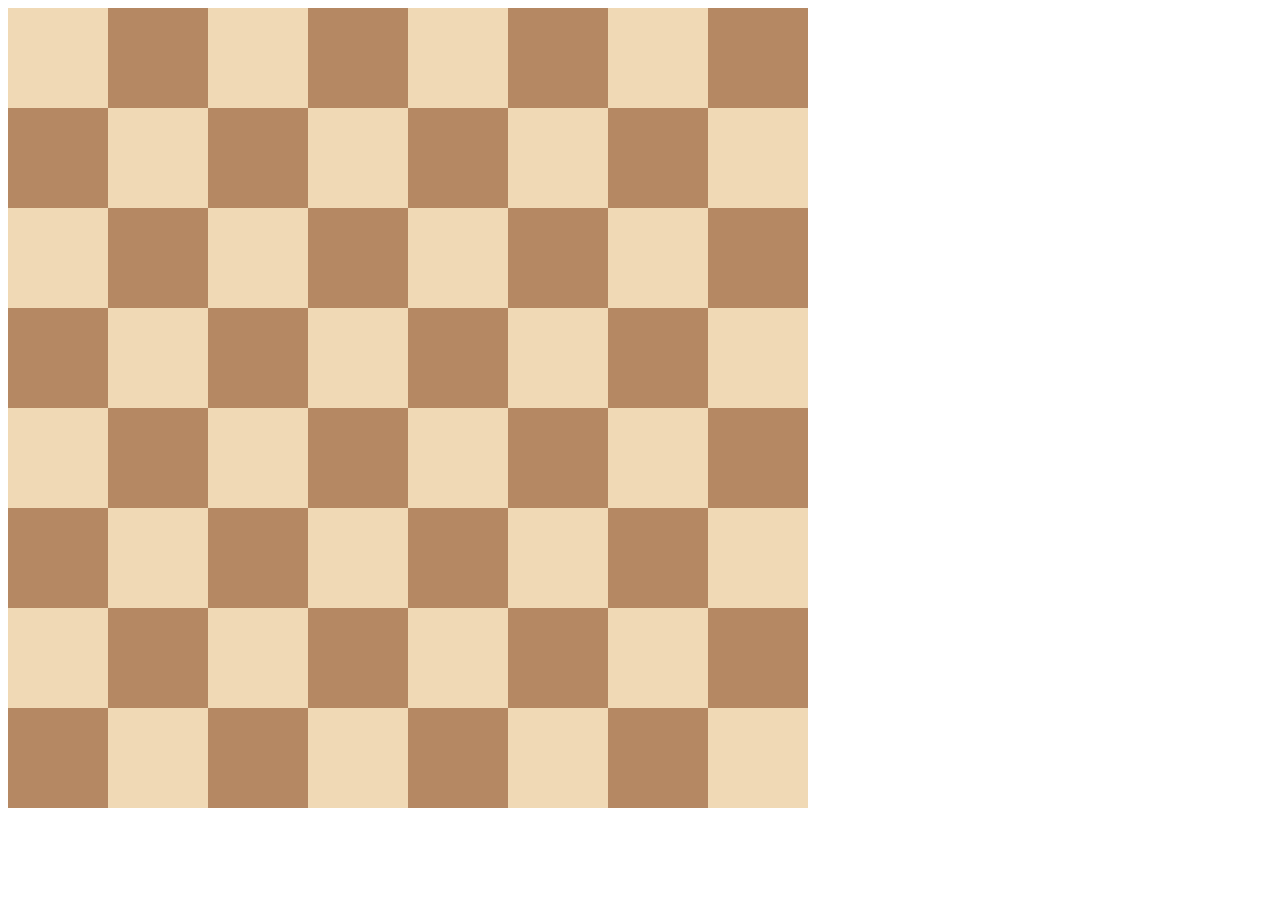
<file: Coding Exercises/10.1 Display Grid/index.html>
<!DOCTYPE html>
<html>

<head>
  <title>Chessboard</title>
  <style>
    /* Write your code here */
    /* Each square should be 100px by 100px */
    /* My colours for white: #f0d9b5, black: #b58863 */
    .white{
      width: 100px;
      height: 100px;
      background-color: #f0d9b5;
    }
    .black{
      width: 100px;
      height: 100px;
      background-color: #b58863;
    }
    .container{
      width: 800px;
      display: grid;
      grid-template-columns: 1fr 1fr 1fr 1fr 1fr 1fr 1fr 1fr;
      grid-template-rows: 1fr 1fr 1fr 1fr 1fr 1fr 1fr 1fr;
    }
  </style>
</head>

<body>
  <div class="container">
    <div class="white"></div>
    <div class="black"></div>
    <div class="white"></div>
    <div class="black"></div>
    <div class="white"></div>
    <div class="black"></div>
    <div class="white"></div>
    <div class="black"></div>
    <div class="black"></div>
    <div class="white"></div>
    <div class="black"></div>
    <div class="white"></div>
    <div class="black"></div>
    <div class="white"></div>
    <div class="black"></div>
    <div class="white"></div>
    <div class="white"></div>
    <div class="black"></div>
    <div class="white"></div>
    <div class="black"></div>
    <div class="white"></div>
    <div class="black"></div>
    <div class="white"></div>
    <div class="black"></div>
    <div class="black"></div>
    <div class="white"></div>
    <div class="black"></div>
    <div class="white"></div>
    <div class="black"></div>
    <div class="white"></div>
    <div class="black"></div>
    <div class="white"></div>
    <div class="white"></div>
    <div class="black"></div>
    <div class="white"></div>
    <div class="black"></div>
    <div class="white"></div>
    <div class="black"></div>
    <div class="white"></div>
    <div class="black"></div>
    <div class="black"></div>
    <div class="white"></div>
    <div class="black"></div>
    <div class="white"></div>
    <div class="black"></div>
    <div class="white"></div>
    <div class="black"></div>
    <div class="white"></div>
    <div class="white"></div>
    <div class="black"></div>
    <div class="white"></div>
    <div class="black"></div>
    <div class="white"></div>
    <div class="black"></div>
    <div class="white"></div>
    <div class="black"></div>
    <div class="black"></div>
    <div class="white"></div>
    <div class="black"></div>
    <div class="white"></div>
    <div class="black"></div>
    <div class="white"></div>
    <div class="black"></div>
    <div class="white"></div>
  </div>
</body>

</html>
</file>
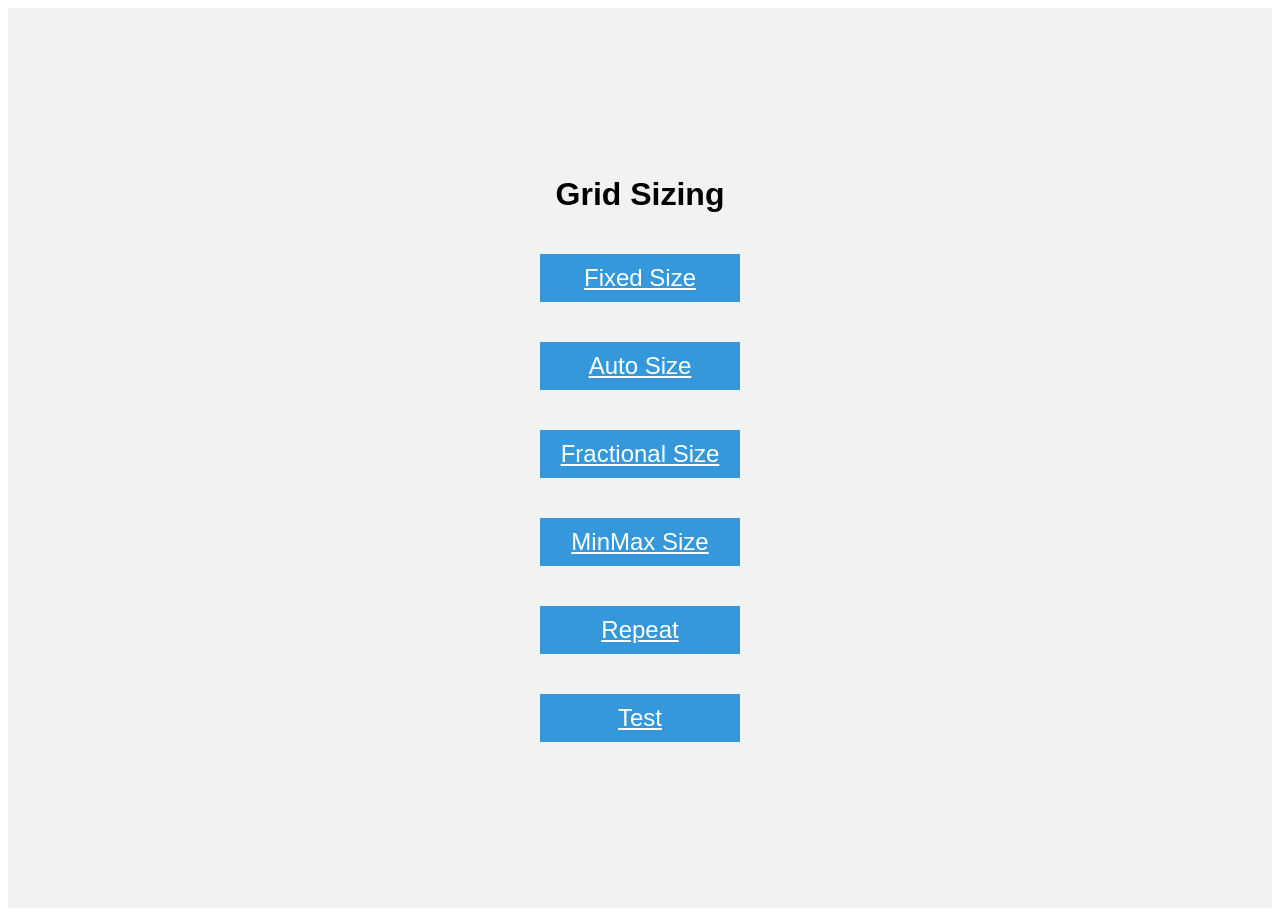
<file: Coding Exercises/10.2 Grid Sizing/index.html>
<!DOCTYPE html>
<html lang="en">

<head>
  <meta charset="UTF-8">
  <meta name="google" content="notranslate">
  <meta name="viewport" content="width=device-width, initial-scale=1.0">
  <title>Grid Fundamentals</title>
  <style>
    body {
      font-family: sans-serif;
    }

    .container {
      display: flex;
      justify-content: center;
      align-items: center;
      flex-direction: column;
      height: 100vh;
      background-color: #f2f2f2;
    }

    .item {
      width: 200px;
      margin: 20px;
      background-color: #3498db;
      color: #fff;
      text-align: center;
      line-height: 2;
      font-size: 24px;
    }
  </style>
</head>

<body>
  <div class="container">
    <h1>Grid Sizing</h1>
    <a class="item" href="./fixed-size.html">Fixed Size</a>
    <a class="item" href="./auto-size.html">Auto Size</a>
    <a class="item" href="./fractional-size.html">Fractional Size</a>
    <a class="item" href="./minmax-size.html">MinMax Size</a>
    <a class="item" href="./repeat.html">Repeat</a>
    <a class="item" href="./test.html">Test</a>


  </div>
</body>

</html>
</file>
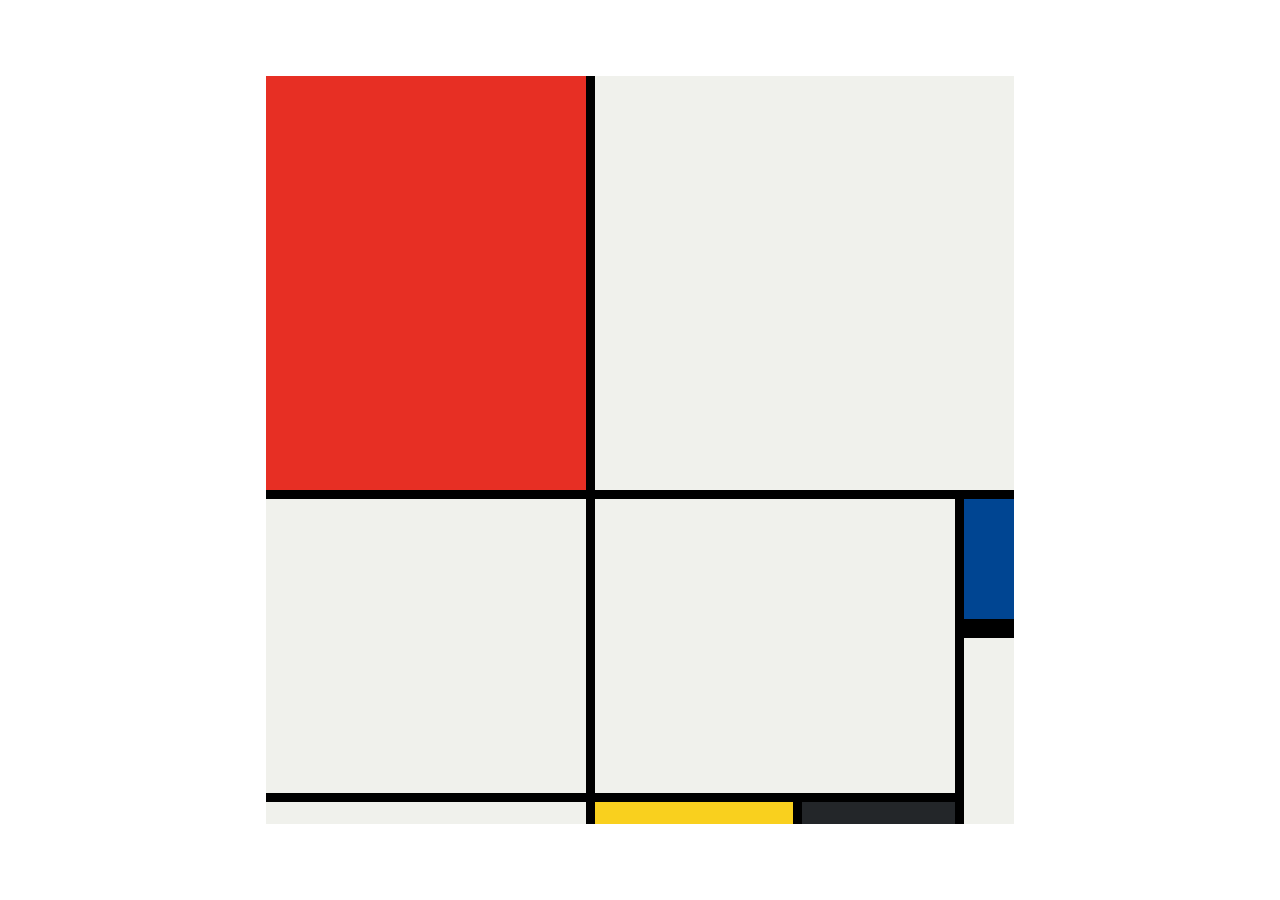
<file: Coding Exercises/10.4 Mondrian Project/index.html>
<!DOCTYPE html>
<html lang="en">

<head>
  <meta charset="UTF-8">
  <meta name="viewport" content="width=device-width, initial-scale=1.0">
  <title>Mondrian Project</title>
  <style>
    /* 
    Write your CSS here 
    Gap Colour: #000
    White: #F0F1EC
    Red: #E72F24
    Black: #232629
    Blue: #004592
    Yellow: #F9D01E

    For dimensions, see dimensions.png image.
    HINT: Remember you can't change the properties of grid lines.
    But grid lines are transparent!
    */
    body {
      display: flex;
      justify-content: center;
      align-items: center;
      height: 100vh;
      margin: 0;
      padding: 0;
    }

    .container {
      height: 748px;
      width: 748px;
      display: grid;
      background-color: #000;
      grid-template-columns: 320px 198px 153px 50px;
      grid-template-rows: 414px 130px 155px 22px;
      gap: 9px;
    }
    .item {
      background-color: #F0F1EC;
    }

    .red {
      background-color: #E72F24;
    }

    .white1 {
      grid-column: span 3;
    }

    .white2 {
      grid-row: span 2;
    }

    .white3 {
      grid-area: 2 / 2 / 4 /4
    }

    .blue {
      background-color: #004592;
      border-bottom: 10px solid #000;
    }

    .white4 {
      grid-row: span 2;
    }

    .yellow {
      background-color: #F9D01E;
    }

    .black {
      background-color: #232629;
    }
  </style>
</head>

<body>
  <div class="container">
    <div class="item red"></div>
    <div class="item white1"></div>
    <div class="item white2"></div>
    <div class="item white3"></div>

    <div class="item blue"></div>
    <div class="item white4"></div>

    <div class="item"></div>
    <div class="item yellow"></div>
    <div class="item black"></div>
  </div>
</body>
</body>

</html>
</file>
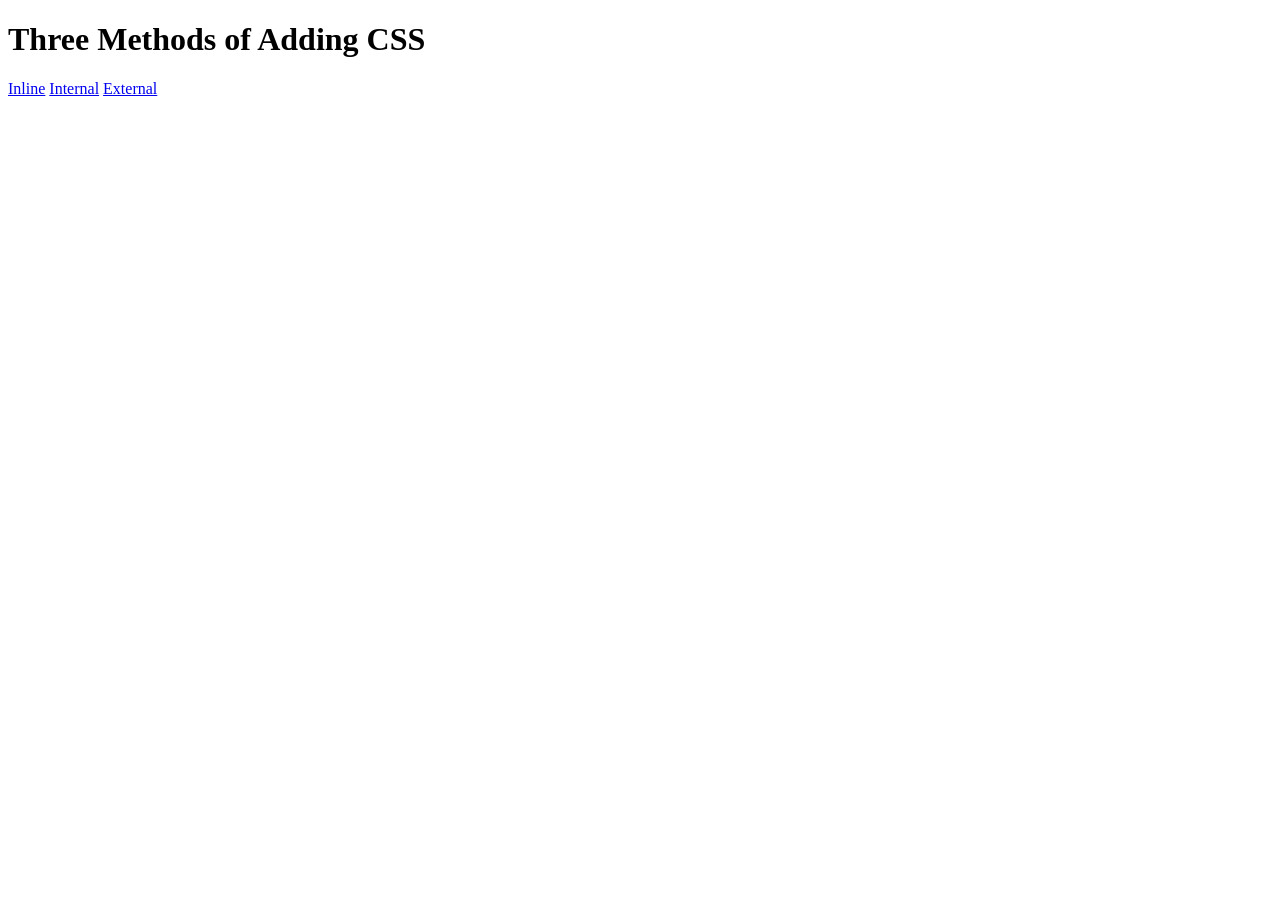
<file: Coding Exercises/5.1. Adding CSS/index.html>
<!DOCTYPE html>
<html lang="en">

<head>
  <meta charset="UTF-8">
  <title>Adding CSS</title>
</head>

<body>
  <h1>Three Methods of Adding CSS</h1>
  <a href="./inline.html" target="_blank">Inline</a>
  <a href="./internal.html" target="_blank">Internal</a>
  <a href="./external.html" target="_blank">External</a>
  <!-- Create 3 Links to The 3 Webpages: inline, internal and external -->
</body>

</html>
</file>
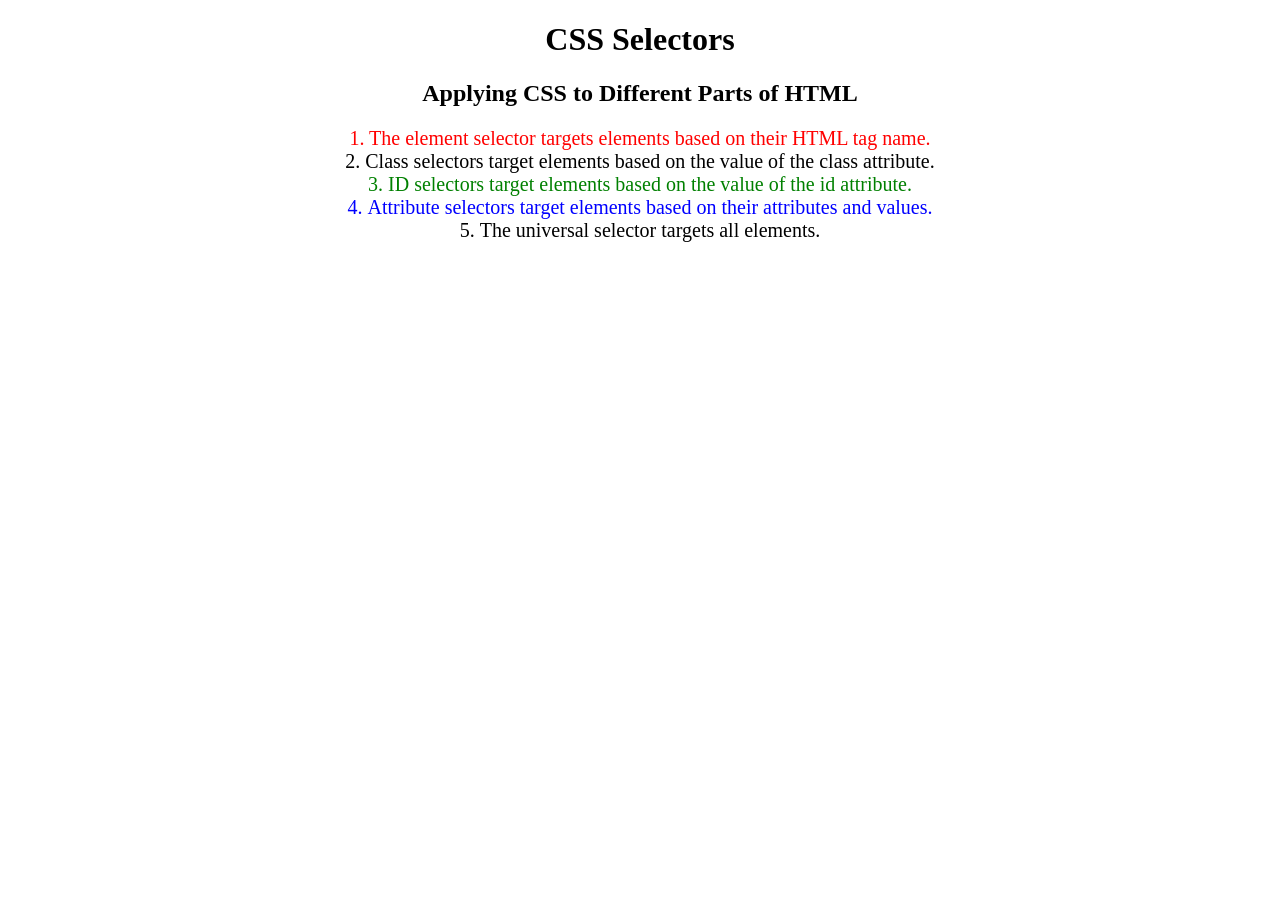
<file: Coding Exercises/5.2 CSS Selectors/index.html>
<!DOCTYPE html>
<html lang="en">

<head>
  <meta charset="UTF-8">
  <title>CSS Selectors</title>
  <link rel="stylesheet" href="./style.css" />
</head>

<body>
  <h1>CSS Selectors</h1>
  <h2>Applying CSS to Different Parts of HTML</h2>
  <!-- TODO 1: Set the CSS for all paragraph tags to "color: red" -->
  <p class="note">1. The element selector targets elements based on their HTML tag name.</p>

  <ol>
    <!-- TODO 2: Set the CSS for all elements with a class of "note" to "font-size: 20px" -->
    <li class="note" value="2">Class selectors target elements based on the value of the class attribute.</li>

    <!-- TODO 3: Set the CSS for the element with an id of "id-selector-demo" to "color: green" -->
    <li class="note" id="id-selector-demo" value="3">ID selectors target elements based on the value of the id
      attribute.</li>

    <!-- TODO 4: Set the CSS for the li elements that have the "value" attribute set to "4" to have "color: blue" -->
    <li class="note" value="4">Attribute selectors target elements based on their attributes and values.</li>

    <!-- TODO 5: Set all elements to have "text-align: center" -->
    <li class="note" value="5">The universal selector targets all elements.</li>
  </ol>
</body>

</html>
</file>
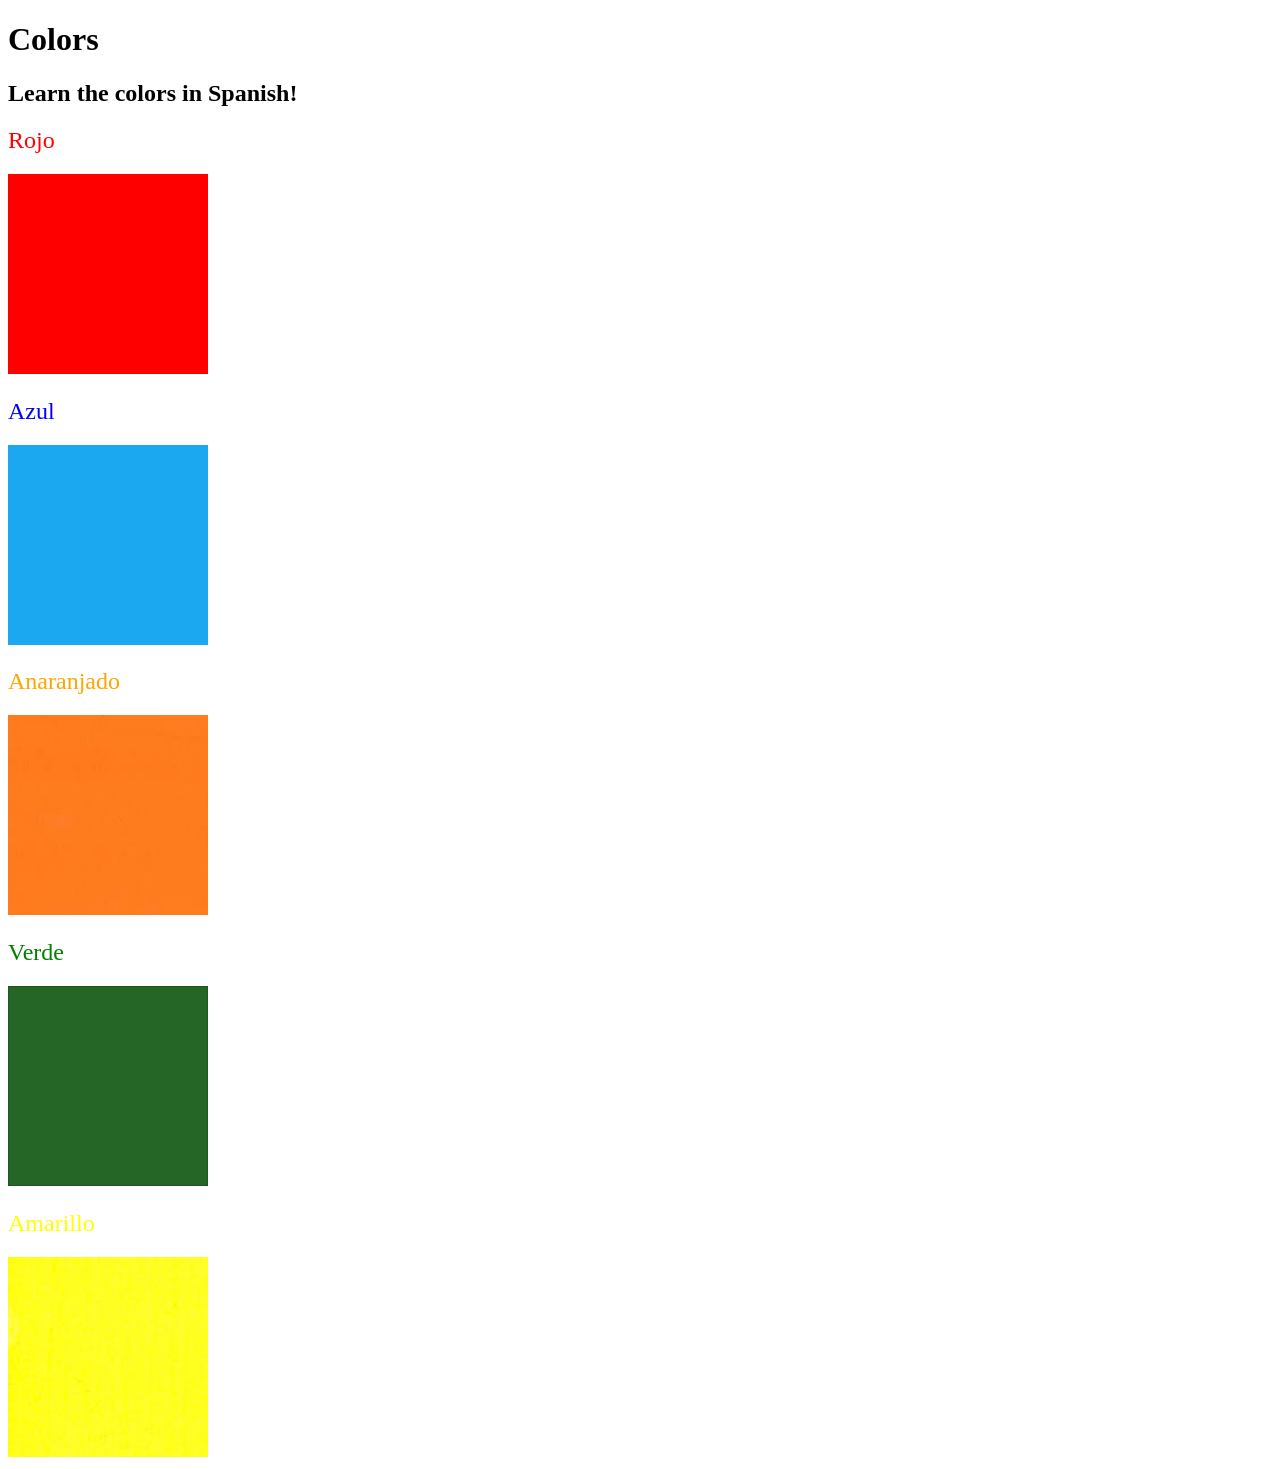
<file: Coding Exercises/5.3 Color Vocab Project/index.html>
<!DOCTYPE html>
<html lang="en">
  <head>
    <meta charset="UTF-8" />
    <title>Spanish Vocabulary</title>
    <link rel="stylesheet" href="./style.css" />
  </head>

  <body>
    <h1>Colors</h1>
    <h2>Learn the colors in Spanish!</h2>
    <h2 class="color-title" id="red">Rojo</h2>
    <img src="./assets/images/red.png" alt="red" />

    <h2 class="color-title" id="blue">Azul</h2>
    <img src="./assets/images/blue.png" alt="blue" />

    <h2 class="color-title" id="orange">Anaranjado</h2>
    <img src="./assets/images/orange.png" alt="orange" />

    <h2 class="color-title" id="green">Verde</h2>
    <img src="./assets/images/green.png" alt="green" />

    <h2 class="color-title" id="yellow">Amarillo</h2>
    <img src="./assets/images/yellow.png" alt="yellow" />
  </body>
</html>

<!-- 
TODOs
IMPORTANT: You should not need to make ANY CHANGES to index.html
All code should be written in your CSS file.

1. Create a CSS file and incorporate it as an external stylesheet.
2. Use CSS to style each of the color titles to meaning. 
Hint: Use the id to help if you don't know the words in spanish.
3. Use CSS to change all the color titles to have "font-weight: normal;"
4. Use CSS (not HTML) to make all the images 200px heigh and 200px wide. 
Hint: 
https://developer.mozilla.org/en-US/docs/Web/CSS/height
https://developer.mozilla.org/en-US/docs/Web/CSS/width
-->
</file>
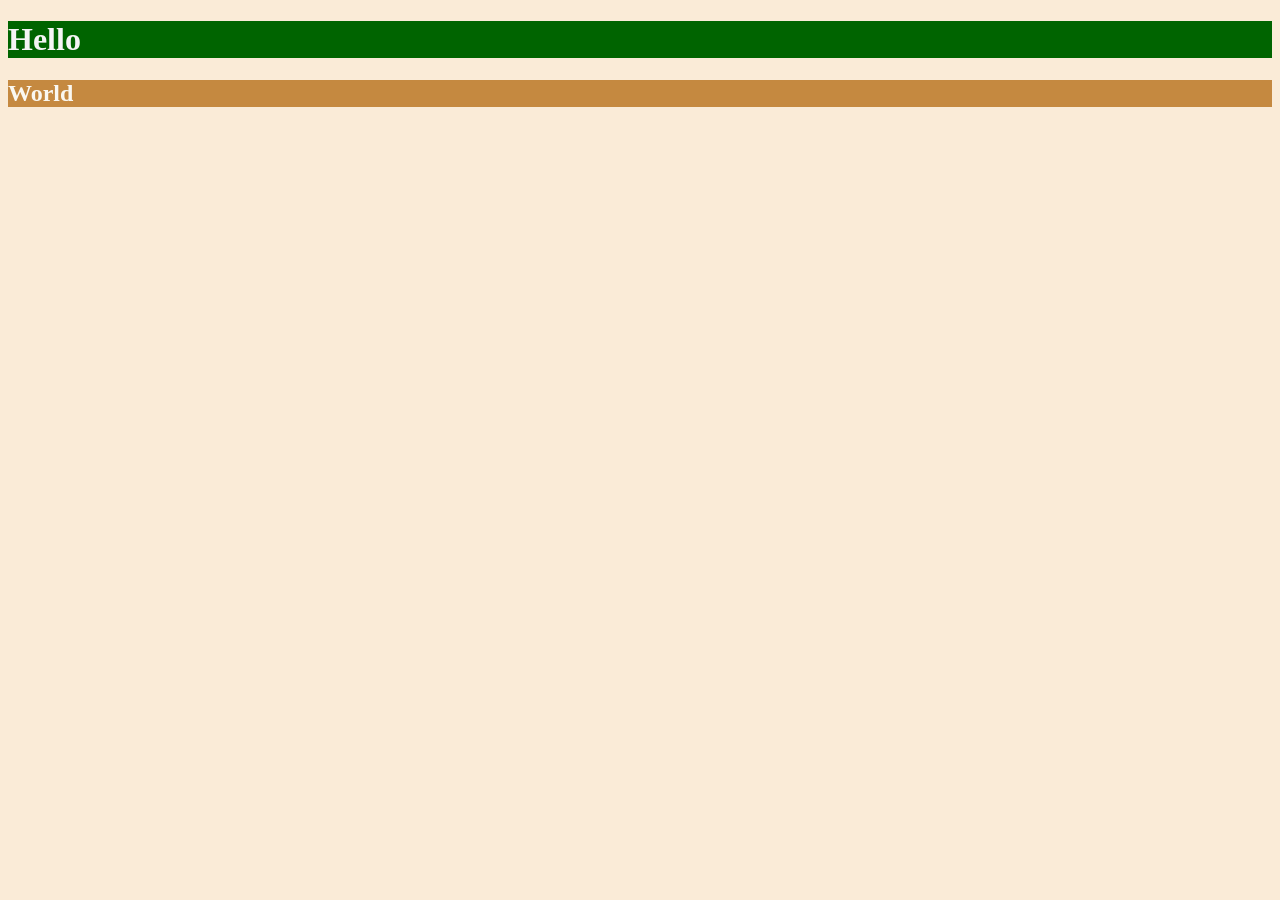
<file: Coding Exercises/6.1 CSS Colors/index.html>
<!DOCTYPE html>
<html lang="en">

<head>
  <meta charset="UTF-8">
  <title>Colors</title>
  <style>
    body{
      background-color: antiquewhite ;
    }
    h1{
      color: whitesmoke;
      background-color: darkgreen;
    }
    h2{
      color: #FAF8F1;
      background-color: #C58940;
    }
  /* Write your CSS code here. */
    /* 1. Make the background of the webpage "antiquewhite"
    2. Make the h1 "whitesmoke"
    3. Make the background of the h1 "darkseagreen"
    4. Make the h2 #FAF8F1
    5. Make the background of the h2 "#C58940" */
  </style>
</head>

<body>
  <h1>Hello</h1>
  <h2>World</h2>
</body>

</html>
</file>
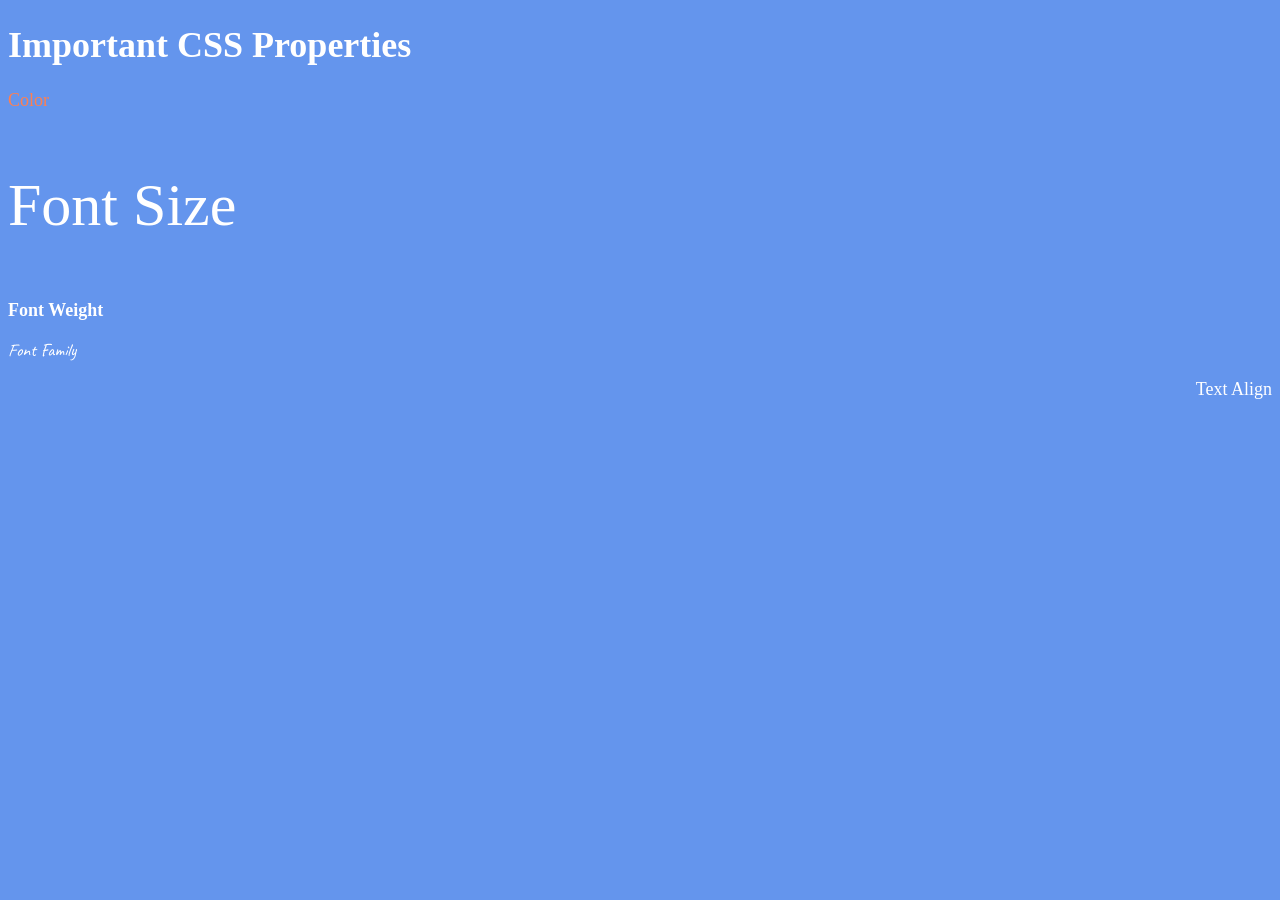
<file: Coding Exercises/6.2 Font Properties/index.html>
<!DOCTYPE html>
<html lang="en">

<head>
  <meta charset="UTF-8">
  <title>CSS Properties</title>
  <style>
    body {
      background-color: cornflowerblue;
      color: white;
      font-size: 18px;
    }

    /* Don't change the CSS above, add Your CSS below */
    #Color{
      color:coral;
    }
    #font-size{
      font-size: 2rem;
    }
    #font-weight{
      font-weight: 900;
    }
    html{
      font-size: 30px;
    }
    #text-align{
      text-align: right;
    }
    #font-family{
      font-family: "Caveat", cursive;
    }
    
  </style>
  <link rel="preconnect" href="https://fonts.googleapis.com">
  <link rel="preconnect" href="https://fonts.gstatic.com" crossorigin>
  <link href="https://fonts.googleapis.com/css2?family=Caveat:wght@400..700&display=swap" rel="stylesheet">
</head>

<body>
  <h1>Important CSS Properties</h1>
  <p id="Color">Color</p>
  <p id="font-size">Font Size</p>
  <p id="font-weight">Font Weight</p>
  <p id="font-family">Font Family</p>
  <p id="text-align">Text Align</p>

  <!-- TODOs
  1. Change the color of <p>Color</p> to "coral" color.
  2. Change the font size of <p>Font Size</p> to 2X the size of the root font size.
  3. Change the font weight of <p>Font Weight</p> to 900.
  4. Change the font family of <p>Font Family</p> to the Google font Caveat with regular (400) font weight.
  Link: https://fonts.google.com/specimen/Caveat
  5. Change the <p>Text Align</p> to right align.
  6. Change the the root (html element) font size to 30px -->
</body>

</html>
</file>
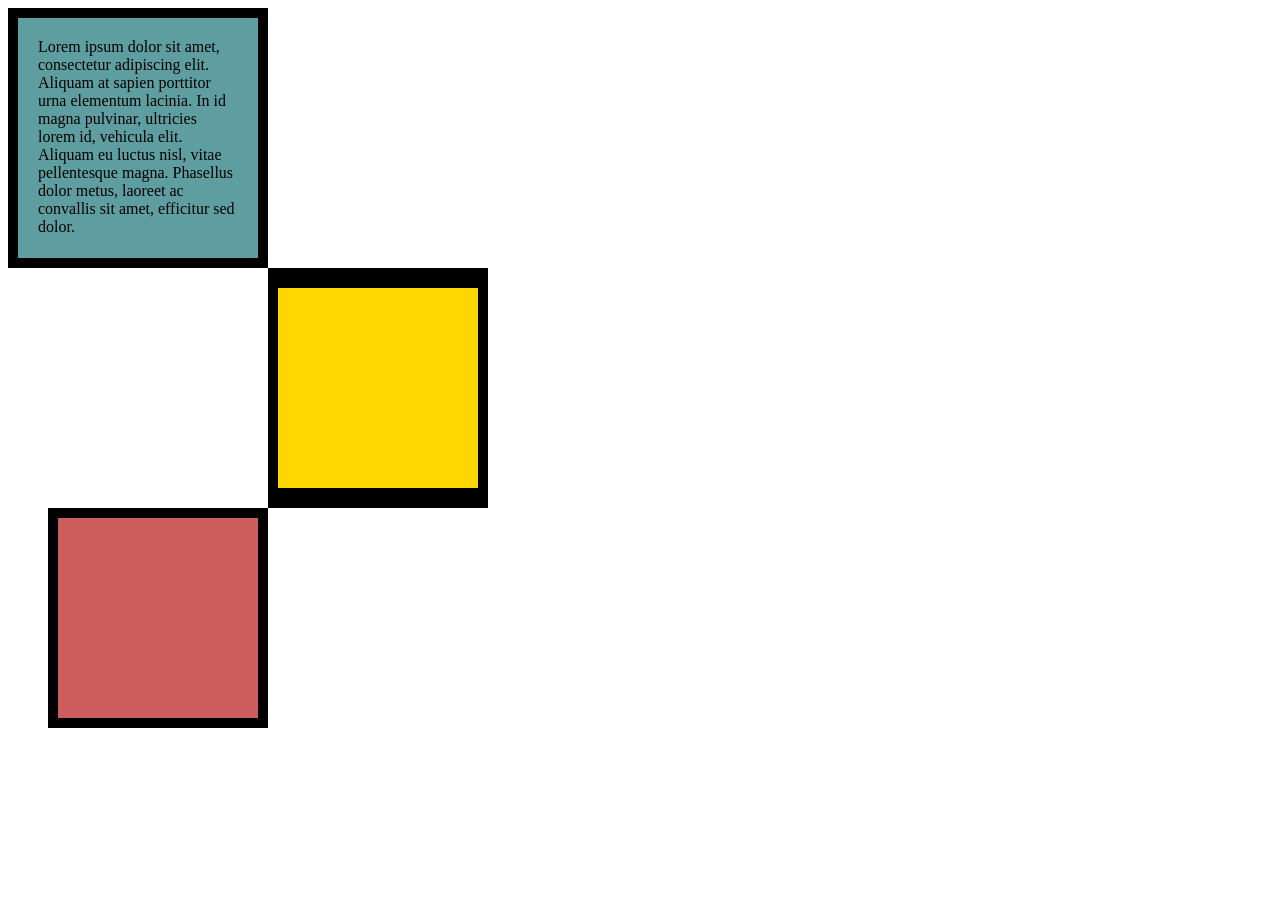
<file: Coding Exercises/6.3 CSS Box Model/index.html>
<!DOCTYPE html>
<html lang="en">

<head>
  <meta charset="UTF-8">
  <title>CSS Box Model</title>
  <style>
    /* Write your CSS code here */
    div{
      height: 200px;
      width: 200px;
    }
    p{
      margin: 0px;
    }

    #box1{
      background-color: cadetblue;
      border: 10px solid black;
      padding: 20px;
    }
    #box2{
      background-color: gold;
      border: solid black;
      border-width: 20px 10px;
      margin-left: 260px;
    }
    #box3{
      background-color: indianred;
      border: solid black;
      border-width: 10px;
      margin-left: 40px;
    }
  
  </style>
</head>

<body>
  <div id="box1">
    <p>Lorem ipsum dolor sit amet, consectetur adipiscing elit. Aliquam at sapien porttitor urna elementum lacinia. In
      id magna pulvinar, ultricies lorem id, vehicula elit. Aliquam eu luctus nisl, vitae pellentesque magna. Phasellus
      dolor metus, laoreet ac convallis sit amet, efficitur sed dolor. </p>
  </div>
  <div id="box2">
    
  </div>
  <div id="box3">
    
  </div>


  <!-- TODOs:
1. Create 3 Boxes using the div element.
2. Set their sizes to 200px heigh by 200px wide.
3. Set different background colors for each of the boxes (I used cadetblue, gold and indianred).
4. Add a paragraph <p> element into the first div and add the following words:
    Lorem ipsum dolor sit amet, consectetur adipiscing elit. Aliquam at sapien porttitor urna elementum lacinia. In
    id magna pulvinar, ultricies lorem id, vehicula elit. Aliquam eu luctus nisl, vitae pellentesque magna. Phasellus
    dolor metus, laoreet ac convallis sit amet, efficitur sed dolor.
5. Set the 1st div to have 20px padding all around with a black 10px border.
6. Fix the style of the <p> element to remove all margins.
Hint: Use the CSS inspector in Chrome.
7. Set the 2nd div to have a 20px border on top and bottom and 10px border left and right. (See goal image)
8. Set the 3rd div to have a 10px border 
9. Set the margins for the divs so that each box corner touches the other. (See the goal image)
-->

</body>

</html>
</file>
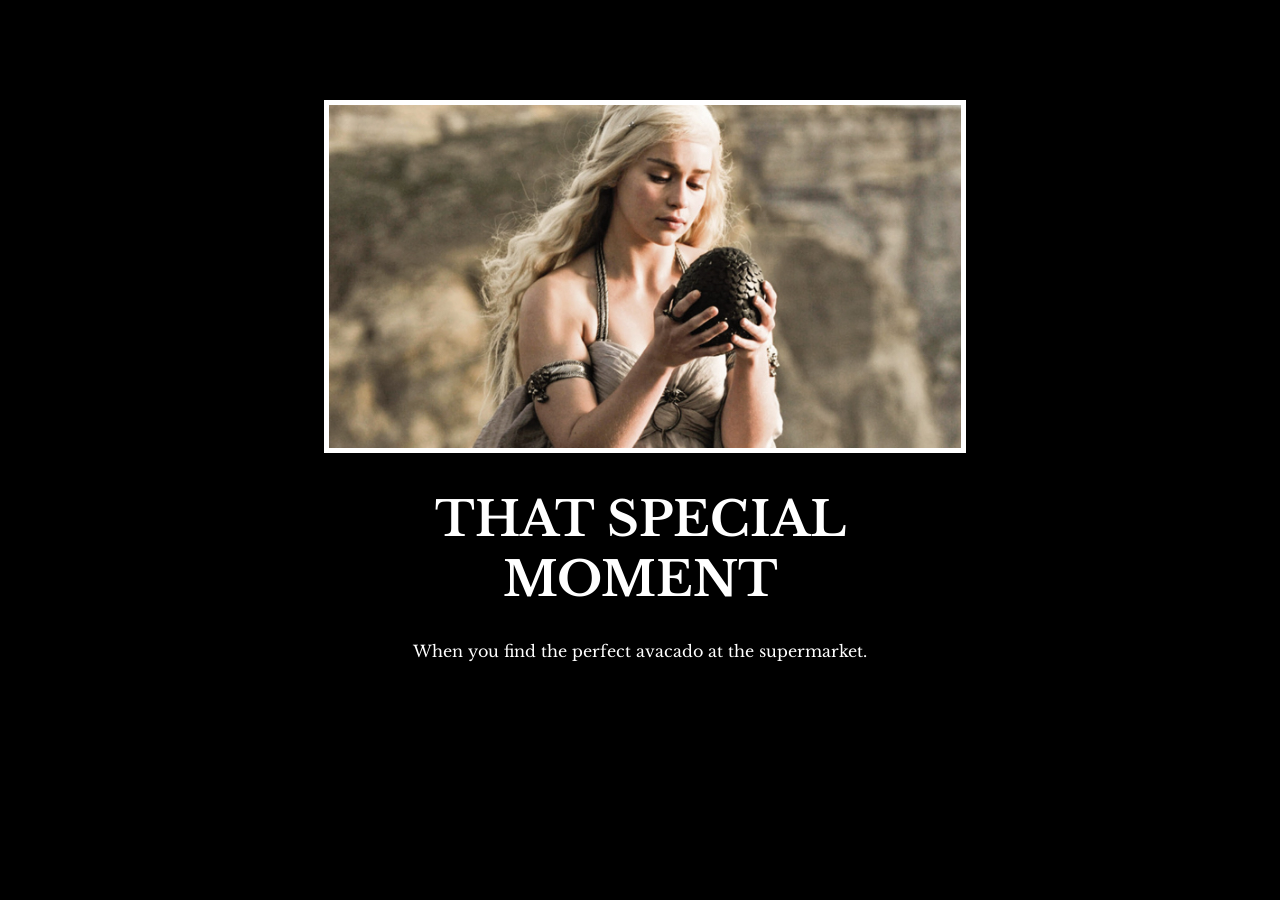
<file: Coding Exercises/6.4 Motivation Meme Project/index.html>
<!-- 
  TODO: Create a motivational post website.
Style it how ever you like. 
Look at the goal image for inspiration.
But it must have the following features:
1. The main h1 text should be using the Regular Libre Baskerville Font from Google Fonts:
  https://fonts.google.com/specimen/Libre+Baskerville
2. The text should be white and background black.
3. Add your own image into the images folder inside assets. It should have a 5px white border.
4. The text should be center aligned.
5. Create a div to contain the h1, p and img elements. Adjust the margins so that the image and text are centered on the page. 
  Hint: You horizontally center a div by giving it a width of 50% and a margin-left of 25%.
  Hint: Set the image to have a width of 100% so it fills the div. 
6. Read about the text-transform property on MDN docs to make the h1 uppercase with CSS.
  https://developer.mozilla.org/en-US/docs/Web/CSS/text-transform 
-->

<!DOCTYPE html>
<html lang="en">
<head>
  <meta charset="UTF-8">
  <meta name="viewport" content="width=device-width, initial-scale=1.0">
  <title>Motivation Meme Project</title>
  <link rel="stylesheet" href="style.css">
  <link rel="preconnect" href="https://fonts.googleapis.com">
  <link rel="preconnect" href="https://fonts.gstatic.com" crossorigin>
  <link href="https://fonts.googleapis.com/css2?family=Libre+Baskerville:ital,wght@0,400..700;1,400..700&display=swap" rel="stylesheet">

</head>
<body>
  <div class="poster">
    <img src="./assets/images/daenerys.jpeg" class="image">
    <h1 class="font-name"> That Special Moment</h1>
    <p  class="font-name">When you find the perfect avacado at the supermarket.</p>
  </div>
</body>
</html>
</file>
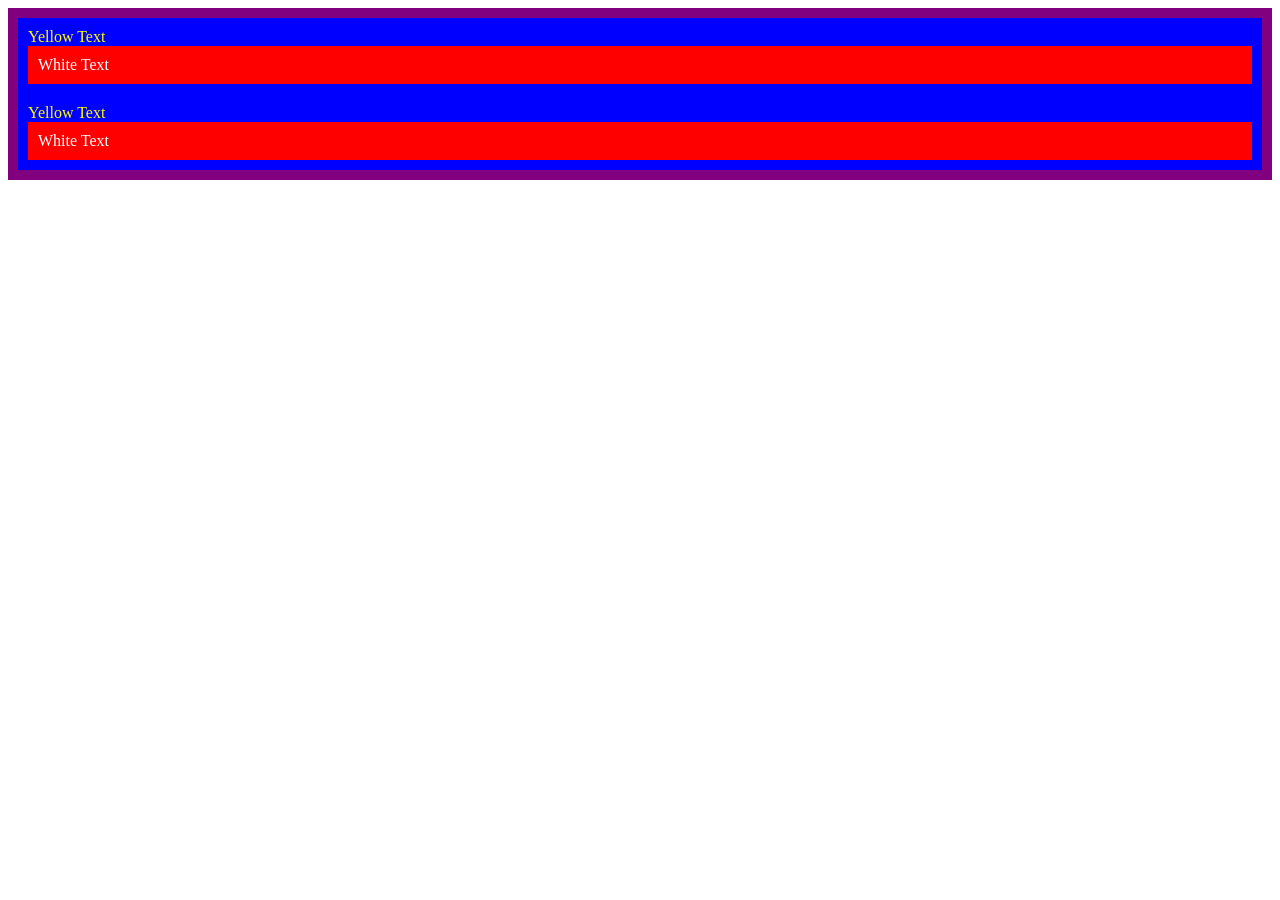
<file: Coding Exercises/7.1 CSS Cascade/index.html>
<!DOCTYPE html>
<html lang="en">

<head>
  <meta charset="UTF-8">
  <title>CSS Cascade</title>
  <link rel="stylesheet" href="./style.css">
</head>

<body>
  <div id="outer-box" class="box">
    <div class="box">
      <p>Yellow Text</p>
      <div class="box inner-box">
        <p class="white-text">White Text</p>
      </div>
    </div>
    <div class="box">
      <p>Yellow Text</p>
      <div class="box inner-box">
        <p class="white-text">White Text</p>
      </div>
    </div>
  </div>
</body>

</html>
</file>
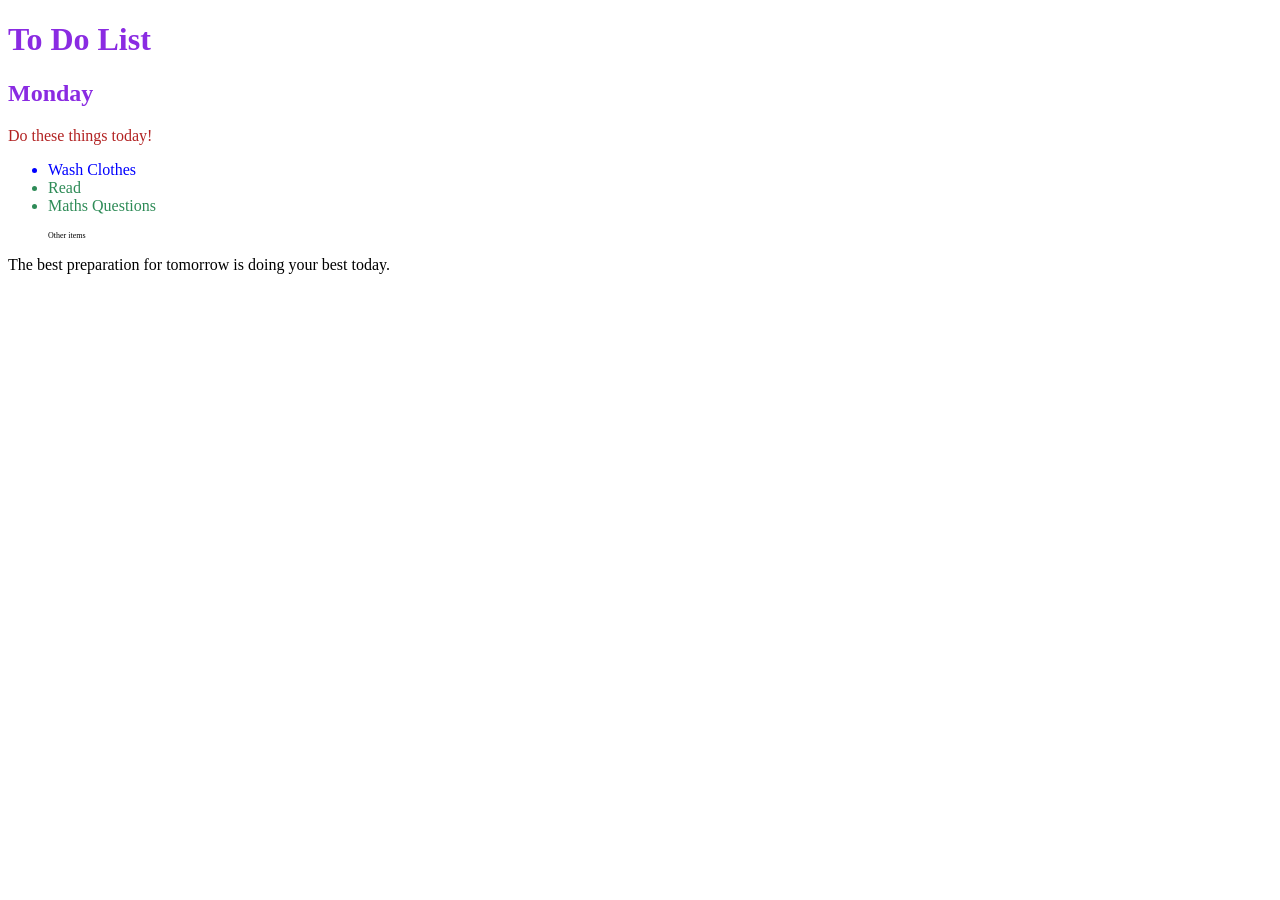
<file: Coding Exercises/7.2 Combining Selectors/index.html>
<!DOCTYPE html>
<html lang="en">

<head>
  <meta charset="UTF-8">
  <title>Combining CSS Selectors</title>
  <link rel="stylesheet" href="./style.css">
</head>

<!-- Don't change any of the HTML code! -->

<body>
  <h1>To Do List</h1>
  <h2>Monday</h2>
  <div class="box">
    <p class="done">Do these things today!</p>
    <ul class="list">
      <li>Wash Clothes</li>
      <li class="done">Read</li>
      <li class="done">Maths Questions</li>
    </ul>
  </div>

  <ul>
    <p class="done">Other items</p>
  </ul>
  <p>The best preparation for tomorrow is doing your best today.</p>

</body>

</html>
</file>
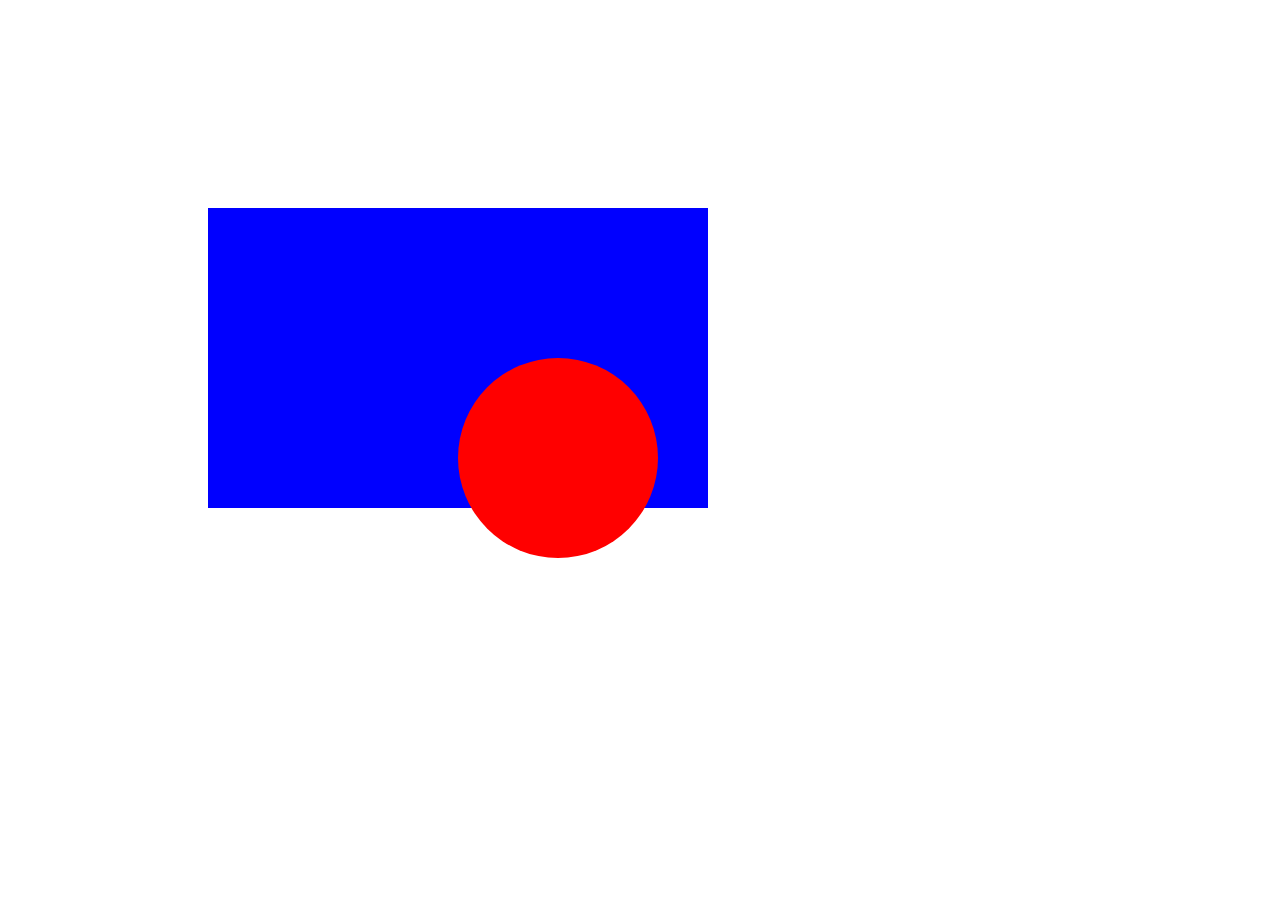
<file: Coding Exercises/7.3 CSS Positioning/index.html>
<!DOCTYPE html>
<html>

<head>
  <title>CSS Positioning Exercise</title>
  <style>
    /* Write your code here */
    .blue-box{
      width: 500px;
      height: 300px; ;
      background-color: blue;
      position: relative;
      top: 200px;
      left: 200px;
    }
    .red-circle{
      width: 200px;
      height: 200px;
      background-color: red;
      border-radius: 50%;
      position: absolute;
      top: 150px;
      left: 250px;
    }

  </style>
</head>

<body>
  <div class="blue-box">
    <div class="red-circle">
    </div>
  </div>

</body>

</html>
</file>
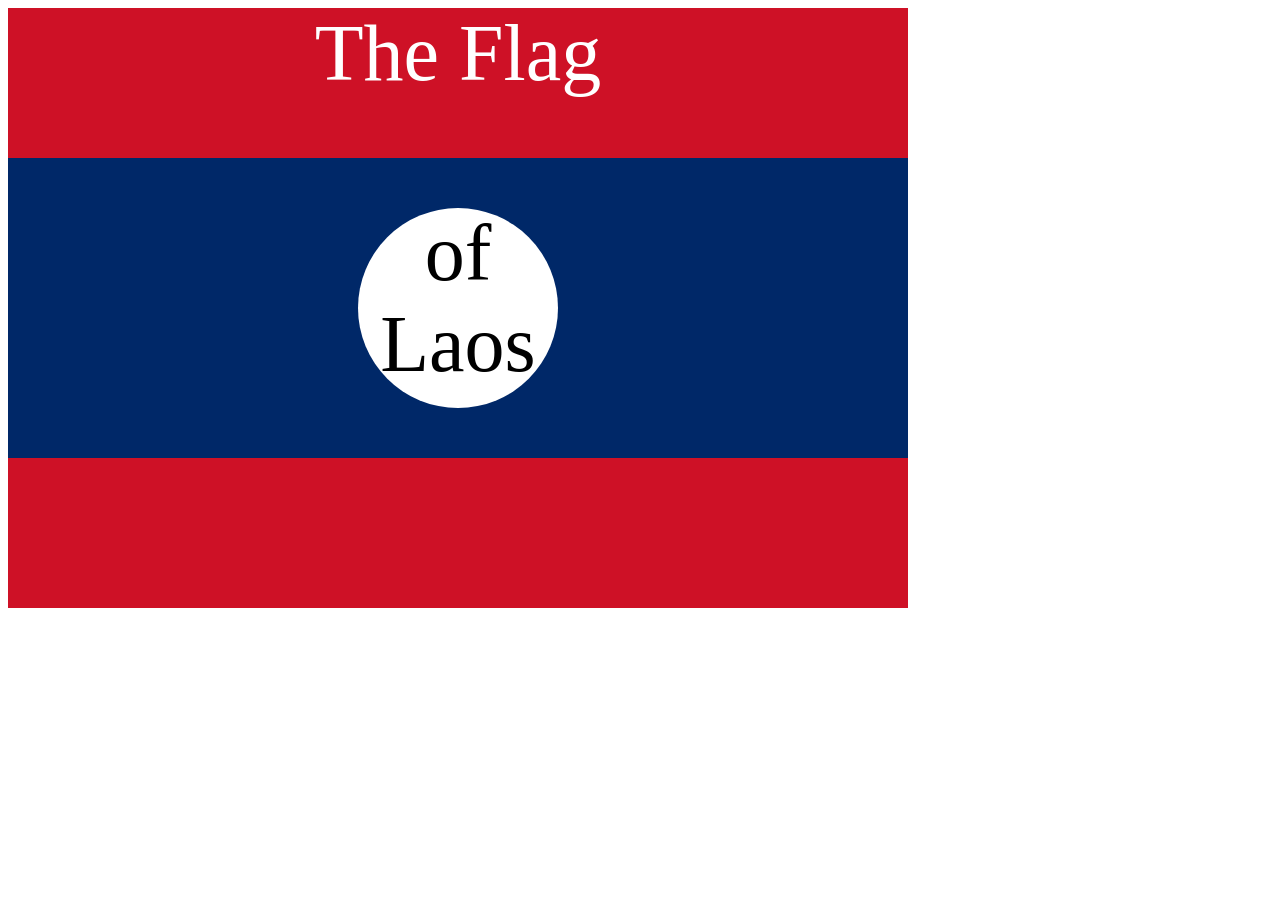
<file: Coding Exercises/7.4 CSS Flag Project/index.html>
<!DOCTYPE html>
<html lang="en">

<head>
  <meta charset="UTF-8">
  <title>CSS Flag Project</title>
  <style>
    /* Write your CSS Code here */
    .flag{
      width: 900px;
      height: 600px;
      position: relative;
      background-color: #CE1126;
    }
    .flag > div{
      background-color: #002868;
      height: 300px;
      width: 100%;
      position: absolute;
      top: 150px;
    }

    .flag > div > div{
      background-color: white;
      position: absolute;
      height: 200px;
      width: 200px;
      border-radius: 50%;
      top: 50px;
      left: 350px;
    }

    p{
      color: white;
      text-align: center;
      font-size: 5rem;
      margin: 0;
      padding: 0;
    }

    .flag>div div p {
      color: black;
    }
    
  </style>
</head>

<!-- 
  IMPORTANT! Do not change any HTML
Don't add any classes/ids/elements 
Use what you know about combining selectors 
and CSS specificity instead.
Hint 1: The flag is 900px by 600px and the circle is 200px by 200px.
Hint 2: You can use CSS inspection to get the colors from
https://appbrewery.github.io/flag-of-laos/
-->

<body>
  <div class="flag">
    <p>The Flag</p>
    <div>
      <div>
        <p>of Laos</p>
      </div>
    </div>
  </div>
</body>

</html>
</file>
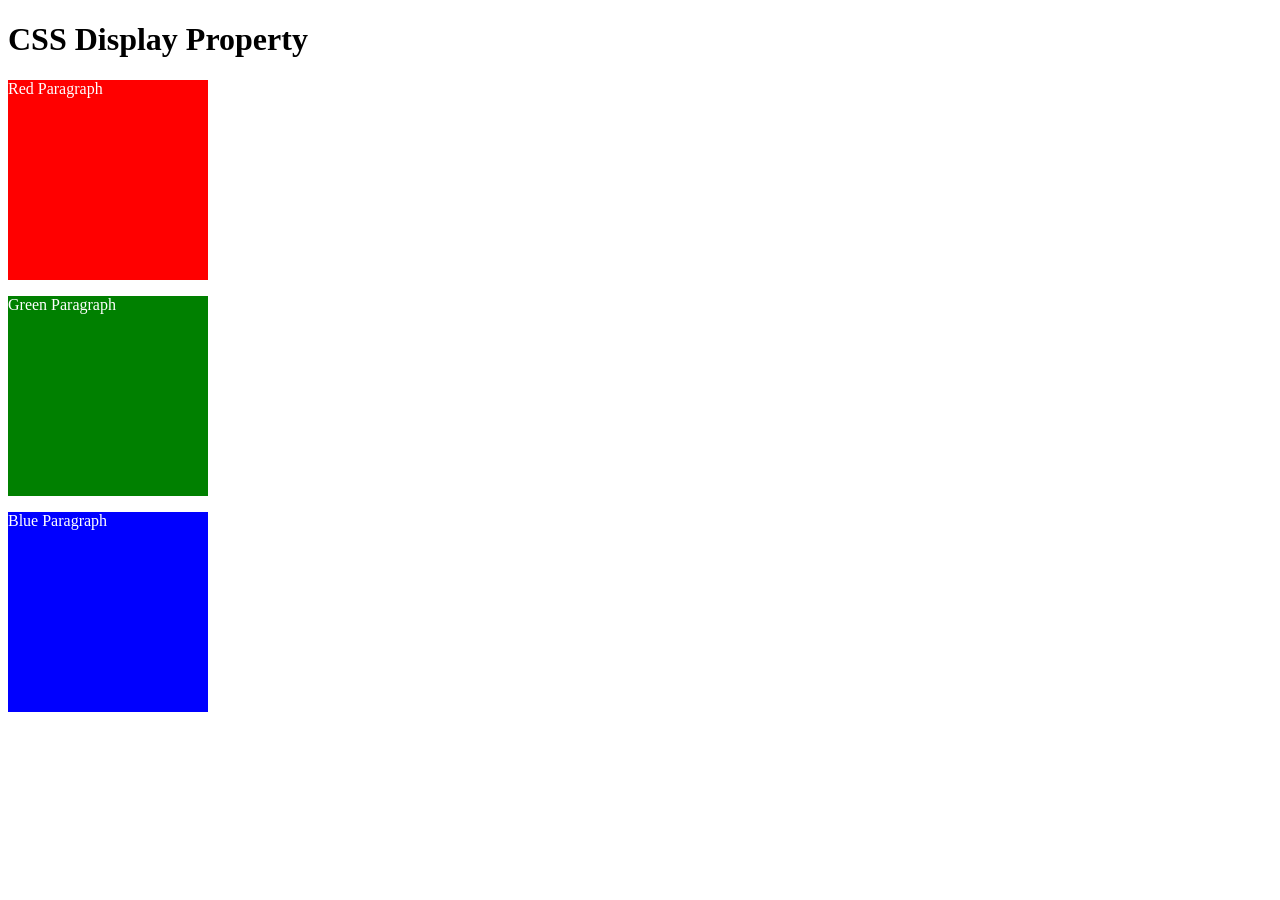
<file: Coding Exercises/8.1 CSS Display/index.html>
<!DOCTYPE html>
<html>

<!-- 
  TODO
1. By changing only the display property of the CSS make all 3 squares line up horizontally like in goal1 image.
2. Change only the display property to make all 3 squares line up vertically like in goal2 image. 
-->

<head>
  <title>CSS Display Property Example</title>
  <style>
    p {
      color: white;
    }

    .red {
      display: block;
      width: 200px;
      height: 200px;
      background-color: red;
    }

    .green {
      display: block;
      width: 200px;
      height: 200px;
      background-color: green;
    }

    .blue {
      display: block;
      width: 200px;
      height: 200px;
      background-color: blue;
    }
  </style>
</head>


<body>
  <h1>CSS Display Property</h1>
  <p class="red">Red Paragraph </p>
  <p class="green">Green Paragraph</p>
  <p class="blue">Blue Paragraph</p>
</body>

</html>
</file>
<file: Coding Exercises/5.2 CSS Selectors/style.css>
ol {
  margin-left: -40px;
  margin-top: -20px;
  list-style-position: inside;
}
p{
  color: red;
}
.note{
  font-size: 20px;
}
#id-selector-demo{
  color: green;
}
li[value="4"]{
  color: blue;
}
*{
  text-align: center;
}
/* Write your CSS below, don't change the rules above. */
</file>
<file: Coding Exercises/5.3 Color Vocab Project/style.css>
#red{
    color:red;
}
#blue{
    color:blue;
}
#orange{
    color:orange;
}
#green{
    color:green;
}
#yellow{
    color:yellow;
}

.color-title{
    font-weight: normal;
}

img{
    width: 200px;
    height: 200px;
}
</file>
<file: Coding Exercises/6.4 Motivation Meme Project/style.css>
body{
   background-color: black;
}

.poster{
    color: white;
    font-family: "Libre Baskerville", serif;
    width: 50%;
    margin-left: 25%;
    text-align: center;
    margin-top: 100px;
}

.image{
    border: 5px solid white;
    width: 100%;
}

h1{
    text-transform: uppercase;
    font-size: 3rem;
}
</file>
<file: Coding Exercises/7.1 CSS Cascade/style.css>
/* Don't change the existing CSS. */

.box {
  background-color: blue;
  padding: 10px;
}

#outer-box{
  background-color: purple;
}

p {
  color: yellow;
  margin: 0;
  padding: 0;
}

.inner-box{
  background-color: red;
}

.white-text{
  color: white;
}
</file>
<file: Coding Exercises/7.2 Combining Selectors/style.css>
/* Write your code here: */
h1, h2{
    color: blueviolet
}

.box > p {
    color: firebrick;
}

.box li{
    color: blue;
}

li.done{
    color: seagreen;
}

ul p.done{
    font-size: 0.5rem;
}
</file>
